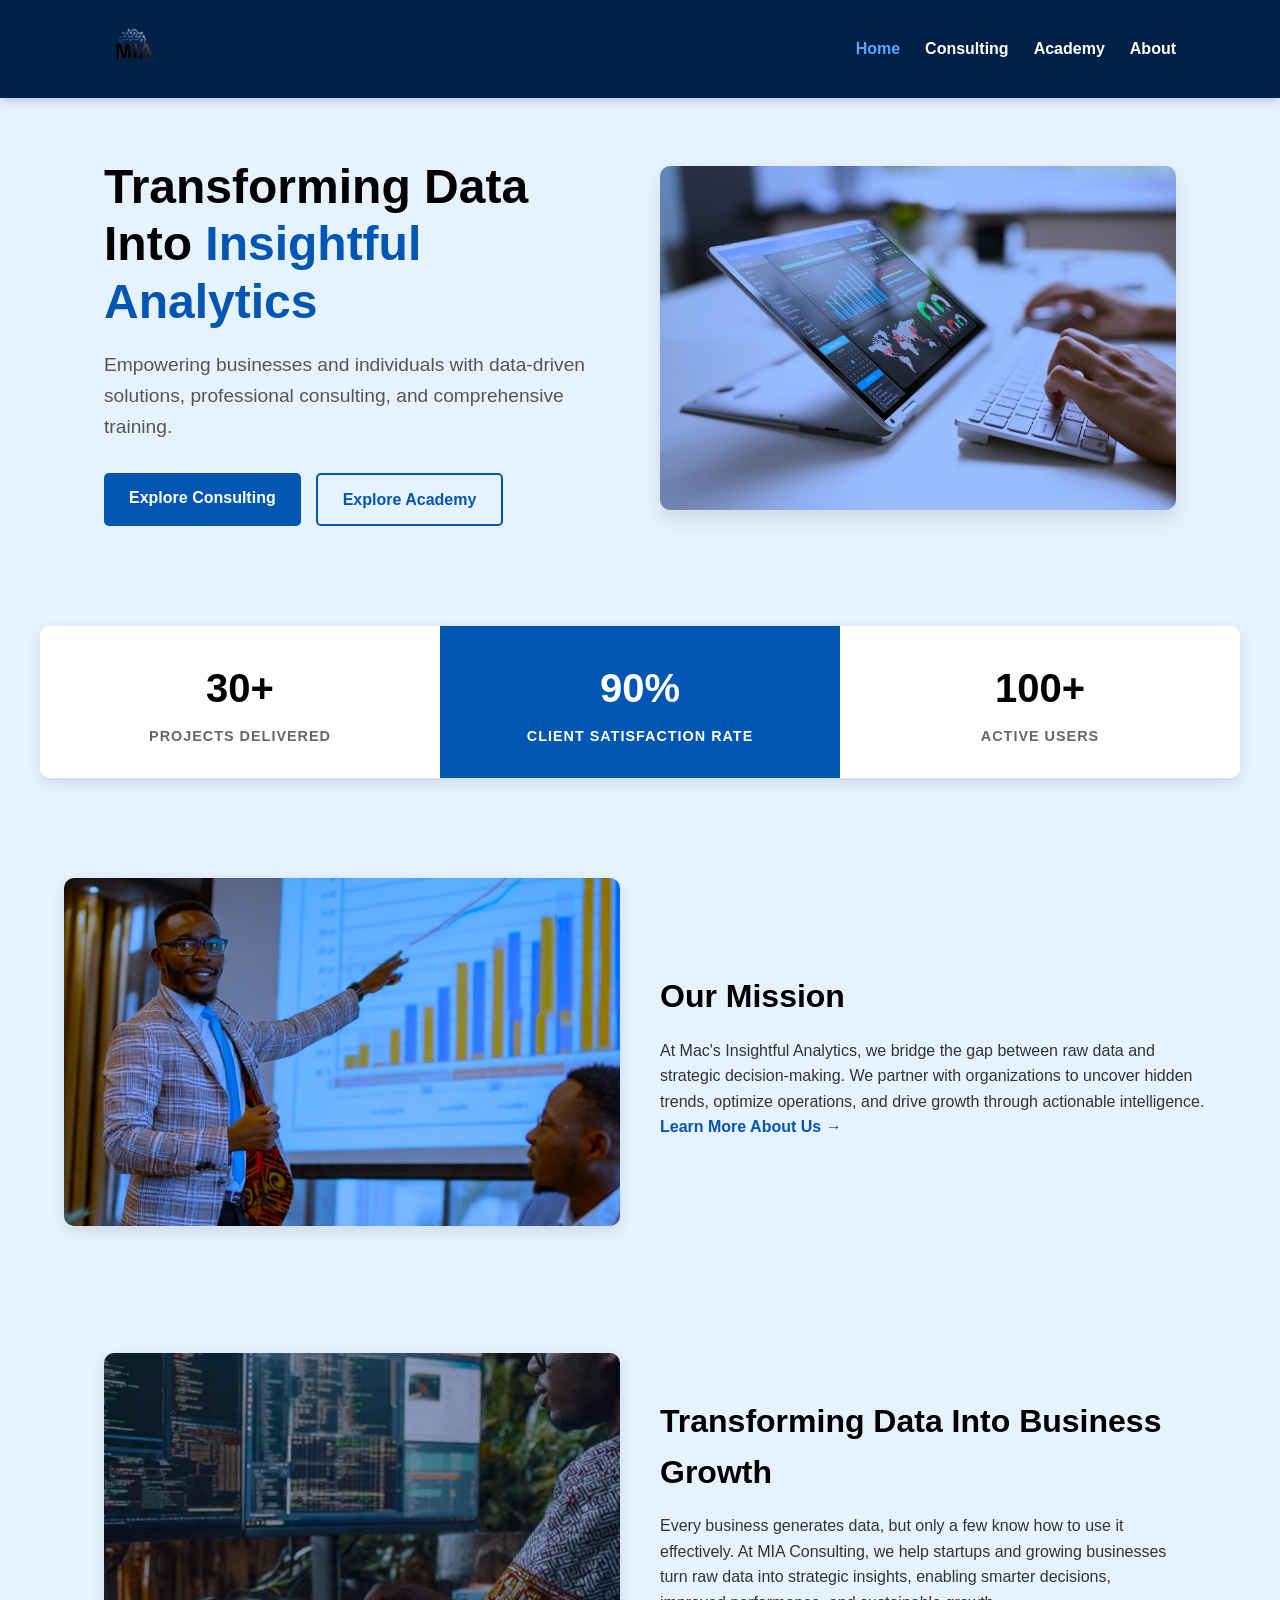
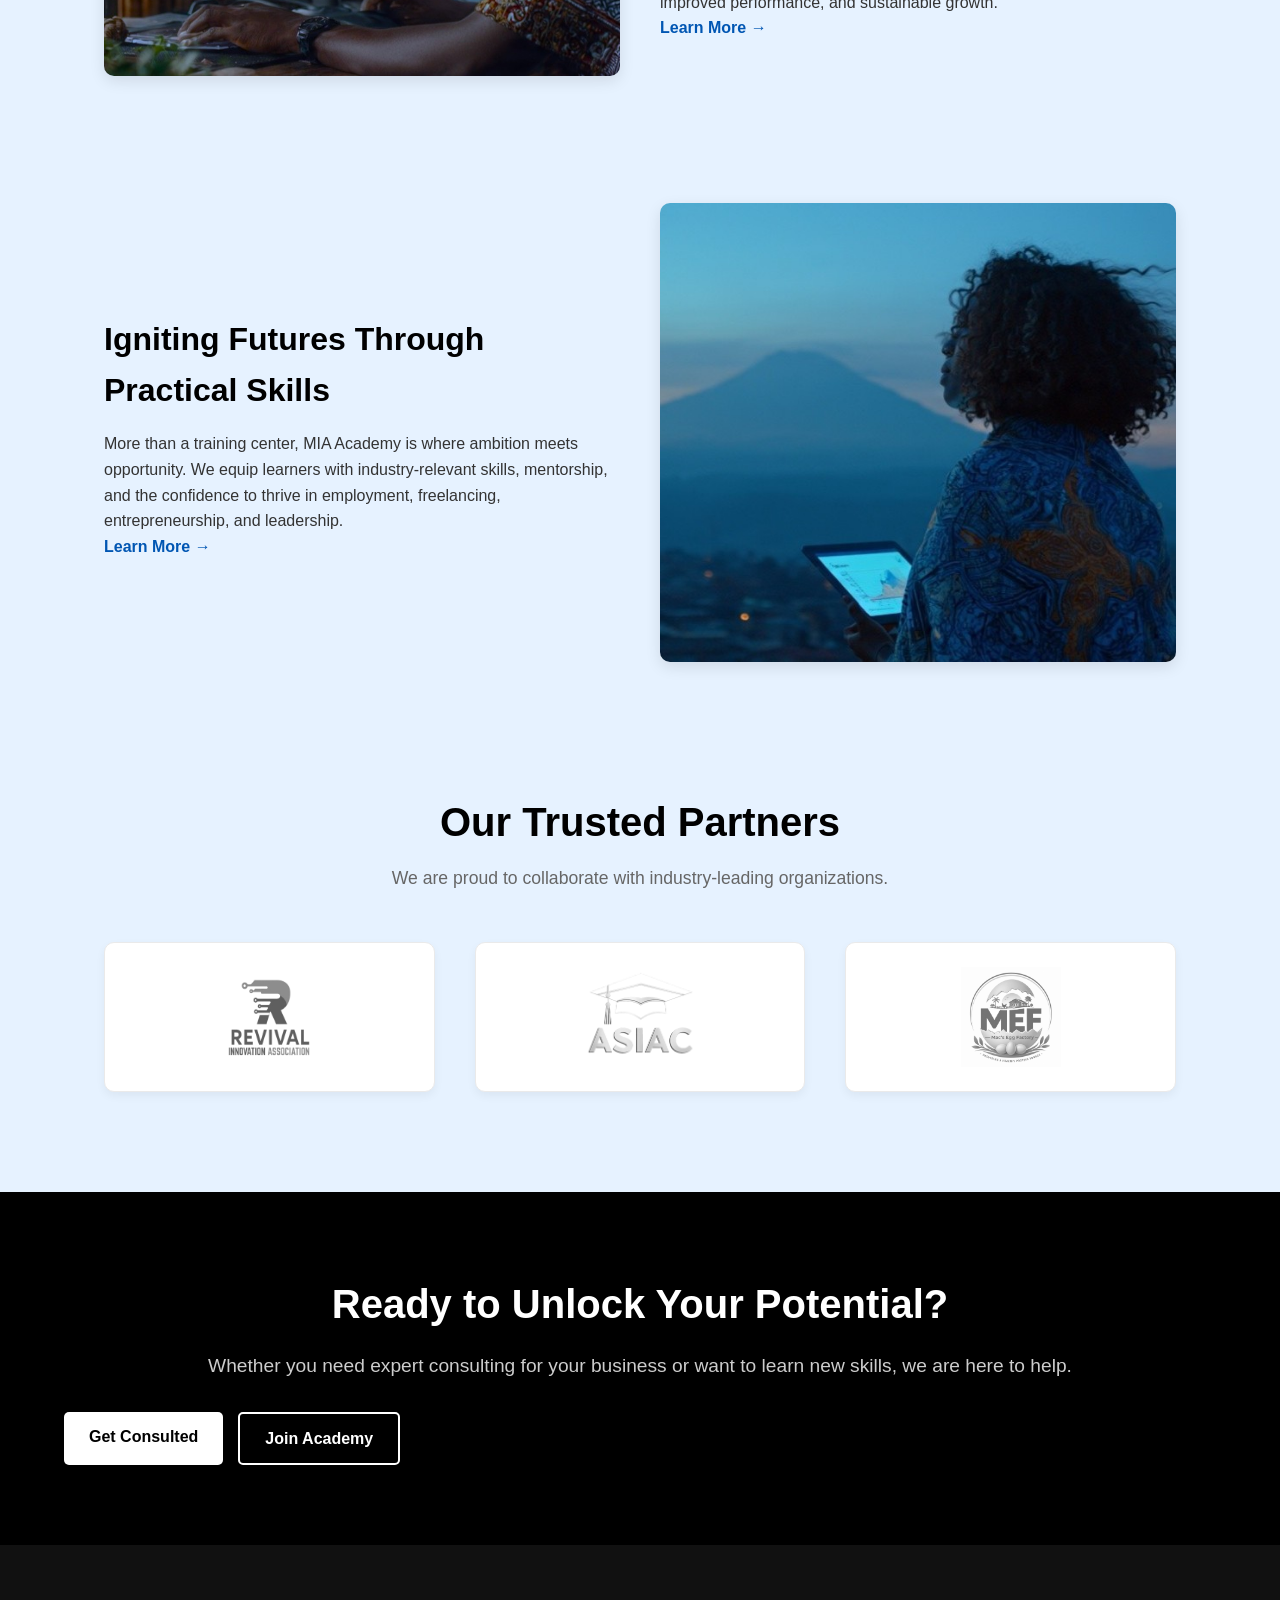
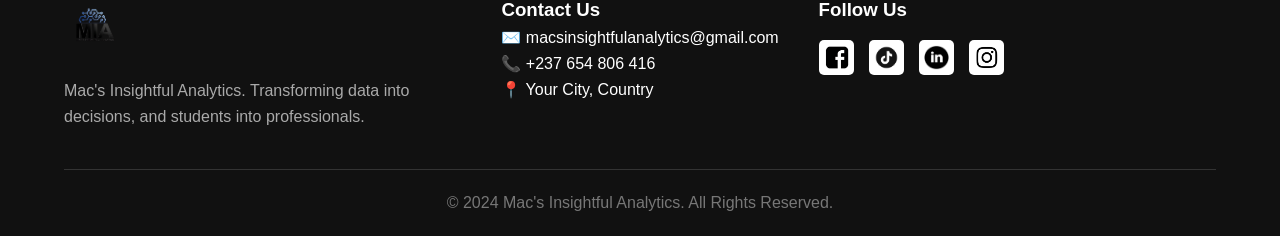
<file: index.html>
<!DOCTYPE html>
<html lang="en">
<head>
    <meta charset="UTF-8">
    <meta name="viewport" content="width=device-width, initial-scale=1.0">

    <!-- Primary SEO Meta Tags -->
    <title>MIA Consulting | Data Analytics Training & Business Intelligence</title>
    <meta name="description" content="Empowering businesses and individuals with data-driven solutions, professional analytics consulting, and comprehensive data science training at MIA Academy.">
    <meta name="keywords" content="MIA Consulting, MIA Academy, Data Analytics Cameroon, Business Intelligence, Data Science Training, Mac's Insightful Analytics">

    <!-- Open Graph / Facebook / LinkedIn -->
    <meta property="og:type" content="website">
    <meta property="og:url" content="https://miahub.net">
    <meta property="og:title" content="MIA Consulting | Data Analytics & Academy">
    <meta property="og:description" content="Transforming raw data into strategic insights. Explore our professional consulting services and hands-on data science programs.">
    <meta property="og:image" content="https://miahub.net/images/og-share-preview.png">

    <!-- Twitter Card -->
    <meta property="twitter:card" content="summary_large_image">
    <meta property="twitter:url" content="https://miahub.net">
    <meta property="twitter:title" content="MIA Consulting | Data Analytics & Academy">
    <meta property="twitter:description" content="Transforming raw data into strategic insights. Explore our professional consulting services and hands-on data science programs.">

    <link rel="stylesheet" href="style.css">
</head>
<body>

    <!-- Navigation Bar -->
    <header>
        <div class="nav-container">
            <div class="logo">
                <img src="images/logo.png" alt="MIA Logo">
            </div>
            <!-- Hamburger Button -->
            <button class="menu-toggle" id="menu-toggle" aria-label="Toggle Menu">
                <span></span>
                <span></span>
                <span></span>
            </button>
            <nav id="nav-menu">
                <ul>
                    <li><a href="index.html" class="active">Home</a></li>
                    <li><a href="consulting.html">Consulting</a></li>
                    <li><a href="academy.html">Academy</a></li>
                    <li><a href="about.html">About</a></li>
                </ul>
            </nav>
        </div>
    </header>

    <!-- Hero Section -->
    <section class="hero">
        <div class="hero-content">
            <h1>Transforming Data Into <span class="highlight">Insightful Analytics</span></h1>
            <p>Empowering businesses and individuals with data-driven solutions, professional consulting, and comprehensive training.</p>
            <div class="hero-buttons">
                <a href="consulting.html" class="btn btn-primary">Explore Consulting</a>
                <a href="academy.html" class="btn btn-secondary">Explore Academy</a>
            </div>
        </div>
        <div class="hero-image">
            <img src="images/dashboard.jpg" alt="Data Analytics Dashboard">
        </div>
    </section>

    <!-- NEW: Stats Bar Section -->
    <section class="stats-bar">
        <div class="stat-item">
            <h3>30+</h3>
            <p>Projects Delivered</p>
        </div>
        <div class="stat-item stat-highlight">
            <h3>90%</h3>
            <p>Client Satisfaction Rate</p>
        </div>
        <div class="stat-item">
            <h3>100+</h3>
            <p>Active Users</p>
        </div>
    </section>

    <!-- Mission/About Snippet -->
    <section class="feature-section mission-section">
        <div class="feature-image">
            <img src="images/meeting.jpg" alt="Business Strategy Meeting">
        </div>
        <div class="feature-text">
            <h2>Our Mission</h2>
            <p>At Mac's Insightful Analytics, we bridge the gap between raw data and strategic decision-making. We partner with organizations to uncover hidden trends, optimize operations, and drive growth through actionable intelligence.</p>
            <a href="about.html" class="btn btn-link">Learn More About Us &rarr;</a>
        </div>
    </section>

    <!-- Services / Consulting Snippet -->
    <section class="feature-section">
        <div class="feature-image">
            <!-- Note: Make sure this image is actually named consulting.jpeg in your folder -->
            <img src="images/consulting.jpeg" alt="Data Consulting">
        </div>
        <div class="feature-text">
            <h2>Transforming Data Into Business Growth</h2>
            <p>Every business generates data, but only a few know how to use it effectively. At MIA Consulting, we help startups and growing businesses turn raw data into strategic insights, enabling smarter decisions, improved performance, and sustainable growth.</p>
            <a href="consulting.html" class="btn btn-link">Learn More &rarr;</a>
        </div>
    </section>

    <!-- Academy Snippet -->
    <section class="feature-section reverse">
        <div class="feature-image">
            <img src="images/academy.jpg" alt="Analytics Academy">
        </div>
        <div class="feature-text">
            <h2>Igniting Futures Through Practical Skills</h2>
            <p>More than a training center, MIA Academy is where ambition meets opportunity. We equip learners with industry-relevant skills, mentorship, and the confidence to thrive in employment, freelancing, entrepreneurship, and leadership.</p>
            <a href="academy.html" class="btn btn-link">Learn More &rarr;</a>
        </div>
    </section>

    <!-- NEW: Our Partners Section -->
    <section class="partners-section">
        <div class="section-title">
            <h2>Our Trusted Partners</h2>
            <p>We are proud to collaborate with industry-leading organizations.</p>
        </div>
        <div class="partners-grid">
            <div class="partner-card">
                <img src="images/partner-1.png" alt="Partner 1">
            </div>
            <div class="partner-card">
                <img src="images/partner-2.png" alt="Partner 2">
            </div>
            <div class="partner-card">
                <img src="images/partner-3.png" alt="Partner 3">
            </div>
        </div>
    </section>

    <!-- Call to Action Section -->
    <section class="cta-section">
        <h2>Ready to Unlock Your Potential?</h2>
        <p>Whether you need expert consulting for your business or want to learn new skills, we are here to help.</p>
        <div class="hero-buttons">
            <a href="consulting.html" class="btn btn-primary">Get Consulted</a>
            <a href="academy.html" class="btn btn-secondary">Join Academy</a>
        </div>
    </section>

    <!-- Footer -->
    <footer id="footer">
        <div class="footer-container">
            <div class="footer-about">
                <img src="images/logo.png" alt="MIA Logo" class="footer-logo">
                <p>Mac's Insightful Analytics. Transforming data into decisions, and students into professionals.</p>
            </div>
            <div class="footer-contact">
                <h3>Contact Us</h3>
                <p>✉️ macsinsightfulanalytics@gmail.com</p>
                <p>📞 +237 654 806 416</p>
                <p>📍 Your City, Country</p>
            </div>
            <div class="footer-social">
                <h3>Follow Us</h3>
                <div class="social-links">
                    <a href="https://web.facebook.com/profile.php?id=61587381543514&sk=reels_tab" target="_blank"><img src="images/facebook.png" alt="Facebook"></a>
                    <a href="https://www.tiktok.com/@mia.consulting1" target="_blank"><img src="images/twitter.png" alt="TikTok"></a>
                    <a href="https://www.linkedin.com/company/mia-consulting-academy/" target="_blank"><img src="images/linkedin.png" alt="LinkedIn"></a>
                    <a href="https://www.instagram.com/mia.academy.cmr?igsh=d3J6bjZrM3IwaDl6" target="_blank"><img src="images/instagram.png" alt="Instagram"></a>
                </div>
            </div>
        </div>
        <div class="footer-bottom">
            <p>&copy; 2024 Mac's Insightful Analytics. All Rights Reserved.</p>
        </div>
    </footer>

    <script src="script.js"></script>
</body>
</html>
</file>
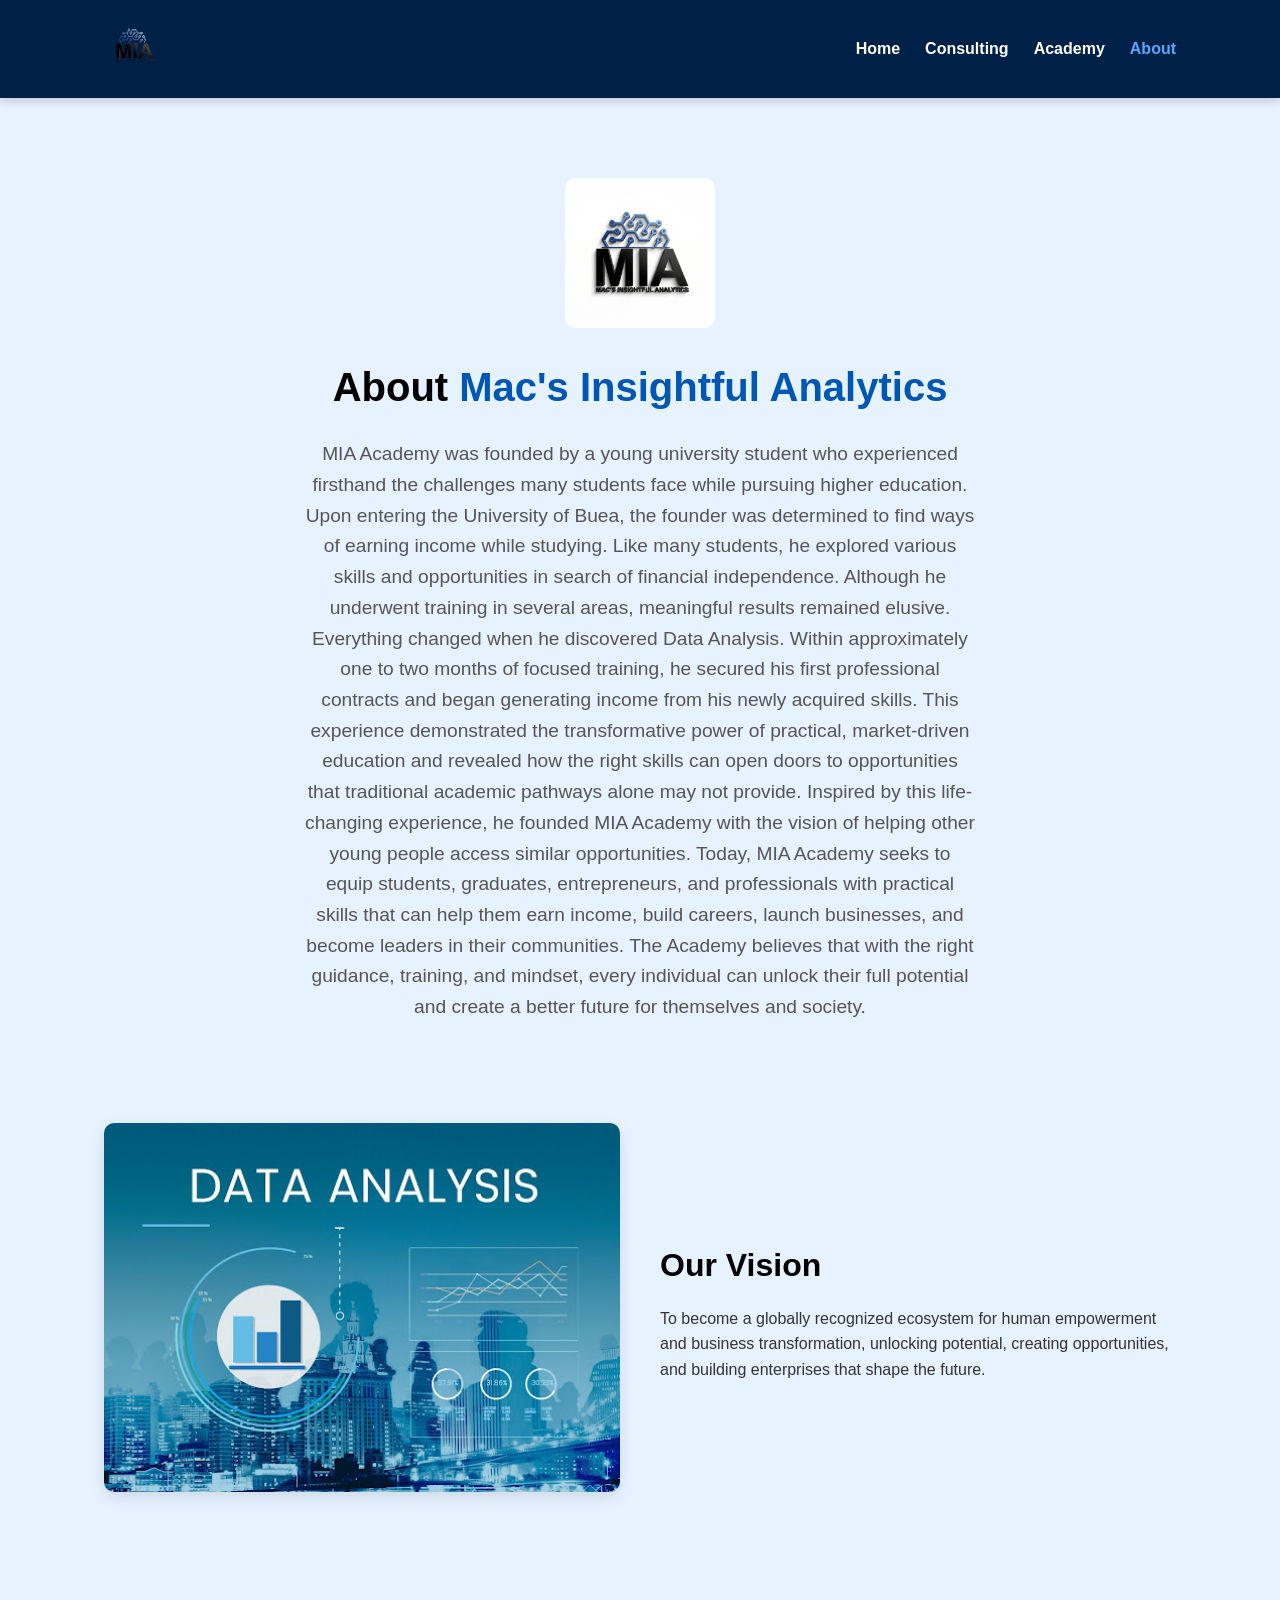
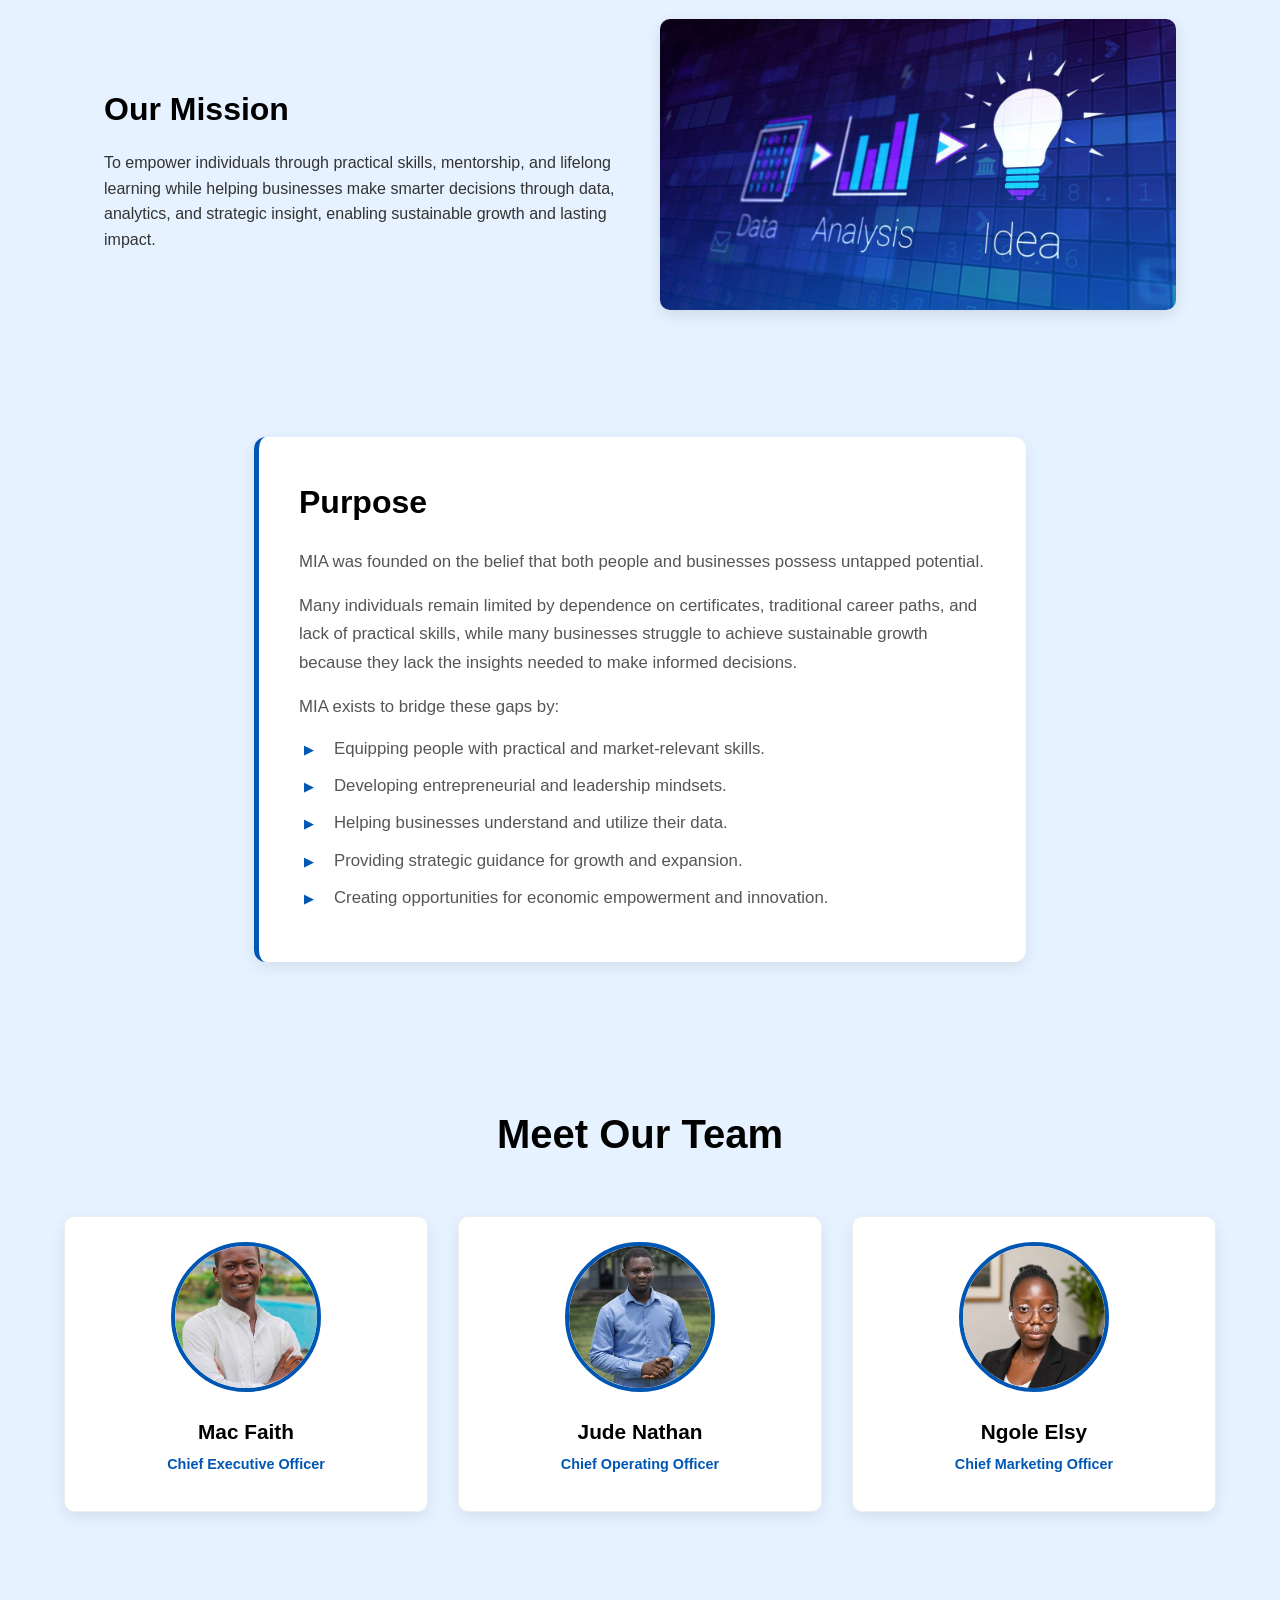
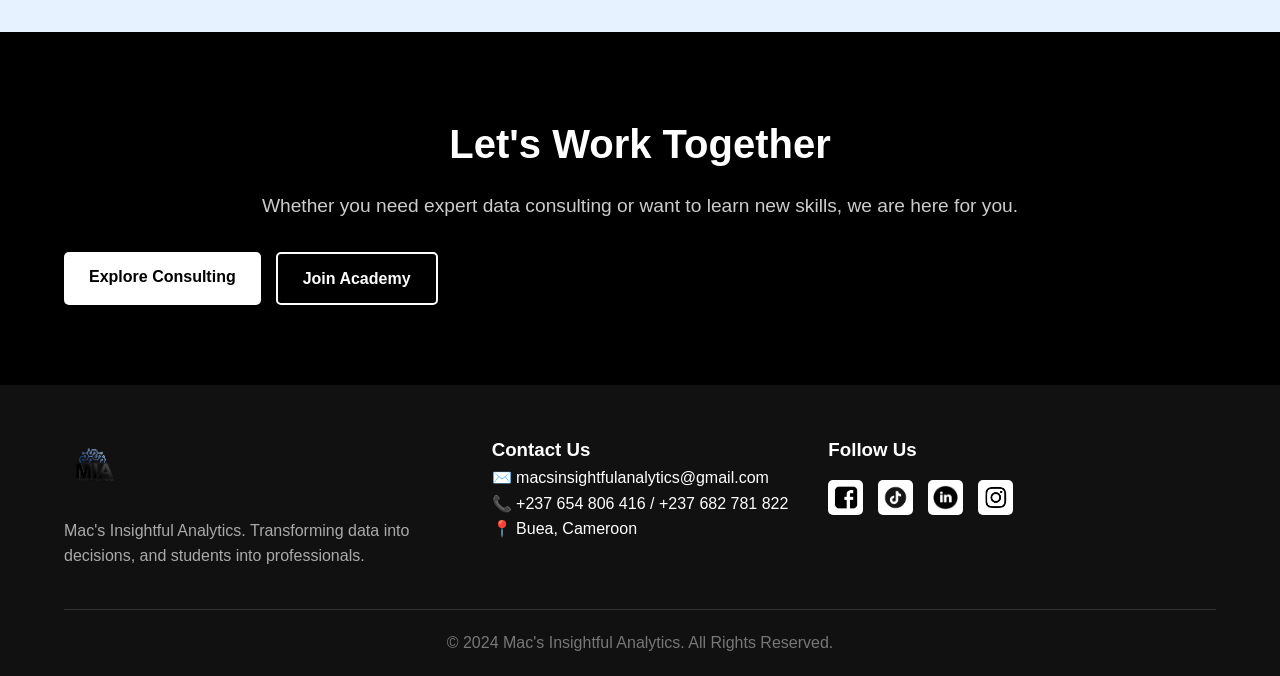
<file: about.html>
<!DOCTYPE html>
<html lang="en">
<head>
    <meta charset="UTF-8">
    <meta name="viewport" content="width=device-width, initial-scale=1.0">

    <!-- Primary SEO Meta Tags -->
    <title>About Us | Mac's Insightful Analytics Story & Team</title>
    <meta name="description" content="Discover the story behind Mac's Insightful Analytics. Founded to empower individuals with practical skills and help businesses grow through data-driven insights. Meet our team.">
    <meta name="keywords" content="About MIA, Mac's Insightful Analytics, Data Analytics Cameroon, MIA Academy Founder, Tech Team Buea, Business Consulting Experts">

    <!-- Open Graph / Facebook / LinkedIn -->
    <meta property="og:type" content="website">
    <meta property="og:url" content="https://miahub.net/about.html">
    <meta property="og:title" content="About Mac's Insightful Analytics | Our Story & Team">
    <meta property="og:description" content="Empowering individuals with practical skills and helping businesses grow through data-driven insights. Meet the team behind MIA.">
    <meta property="og:image" content="https://miahub.net/images/og-share-preview.png">

    <!-- Twitter Card -->
    <meta property="twitter:card" content="summary_large_image">
    <meta property="twitter:url" content="https://miahub.net/about.html">
    <meta property="twitter:title" content="About Mac's Insightful Analytics | Our Story & Team">
    <meta property="twitter:description" content="Empowering individuals with practical skills and helping businesses grow through data-driven insights. Meet the team behind MIA.">

    <link rel="stylesheet" href="style.css">
</head>
<body>

    <!-- Navigation Bar -->
    <header>
        <div class="nav-container">
            <div class="logo">
                <img src="images/logo.png" alt="MIA Logo">
            </div>
            <!-- Hamburger Button -->
            <button class="menu-toggle" id="menu-toggle" aria-label="Toggle Menu">
                <span></span>
                <span></span>
                <span></span>
            </button>
            <nav id="nav-menu">
                <ul>
                    <li><a href="index.html">Home</a></li>
                    <li><a href="consulting.html">Consulting</a></li>
                    <li><a href="academy.html">Academy</a></li>
                    <li><a href="about.html" class="active">About</a></li>
                </ul>
            </nav>
        </div>
    </header>

    <!-- Hero Section (Centered with Logo) -->
    <section class="about-hero">
        <img src="images/about-hero.jpeg" alt="MIA Logo" class="about-logo">
        <h1>About <span class="highlight">Mac's Insightful Analytics</span></h1>
        <p>MIA Academy was founded by a young university student who experienced firsthand the challenges many students face while pursuing higher education. Upon entering the University of Buea, the founder was determined to find ways of earning income while studying. Like many students, he explored various skills and opportunities in search of financial independence. Although he underwent training in several areas, meaningful results remained elusive. Everything changed when he discovered Data Analysis. Within approximately one to two months of focused training, he secured his first professional contracts and began generating income from his newly acquired skills. This experience demonstrated the transformative power of practical, market-driven education and revealed how the right skills can open doors to opportunities that traditional academic pathways alone may not provide. Inspired by this life-changing experience, he founded MIA Academy with the vision of helping other young people access similar opportunities. Today, MIA Academy seeks to equip students, graduates, entrepreneurs, and professionals with practical skills that can help them earn income, build careers, launch businesses, and become leaders in their communities. The Academy believes that with the right guidance, training, and mindset, every individual can unlock their full potential and create a better future for themselves and society.</p>
    </section>

    <!-- Vision Section -->
    <section class="feature-section">
        <div class="feature-image">
            <img src="images/vision.jpg" alt="Our Vision">
        </div>
        <div class="feature-text">
            <h2>Our Vision</h2>
            <p>To become a globally recognized ecosystem for human empowerment and business transformation, unlocking potential, creating opportunities, and building enterprises that shape the future.</p>
        </div>
    </section>

    <!-- Mission Section -->
    <section class="feature-section reverse">
        <div class="feature-image">
            <img src="images/mission.jpg" alt="Our Mission">
        </div>
        <div class="feature-text">
            <h2>Our Mission</h2>
            <p>To empower individuals through practical skills, mentorship, and lifelong learning while helping businesses make smarter decisions through data, analytics, and strategic insight, enabling sustainable growth and lasting impact.</p>
        </div>
    </section>
    
    <!-- NEW: Purpose Section -->
    <section class="purpose-section">
        <div class="purpose-container">
            <h2>Purpose</h2>
            <p>MIA was founded on the belief that both people and businesses possess untapped potential.</p>
            <p>Many individuals remain limited by dependence on certificates, traditional career paths, and lack of practical skills, while many businesses struggle to achieve sustainable growth because they lack the insights needed to make informed decisions.</p>
            <p>MIA exists to bridge these gaps by:</p>
            <ul class="purpose-list">
                <li>Equipping people with practical and market-relevant skills.</li>
                <li>Developing entrepreneurial and leadership mindsets.</li>
                <li>Helping businesses understand and utilize their data.</li>
                <li>Providing strategic guidance for growth and expansion.</li>
                <li>Creating opportunities for economic empowerment and innovation.</li>
            </ul>
        </div>
    </section>

    <!-- Our Team Section -->
    <section id="team" class="section-block alt-bg">
        <div class="section-title">
            <h2>Meet Our Team</h2>
        </div>
        
        <div class="grid-layout grid-3-col">
            <!-- Team Member 1 -->
            <div class="team-card">
                <img src="images/team-1.jpg" alt="Team Member 1">
                <div class="team-info">
                    <h3>Mac Faith</h3>
                    <p class="role">Chief Executive Officer</p>
                    <p></p>
                </div>
            </div>
            <!-- Team Member 2 -->
            <div class="team-card">
                <img src="images/team-2.png" alt="Team Member 2">
                <div class="team-info">
                    <h3>Jude Nathan</h3>
                    <p class="role">Chief Operating Officer</p>
                    <p></p>
                </div>
            </div>
            <!-- Team Member 3 -->
            <div class="team-card">
                <img src="images/team-3.jpeg" alt="Team Member 3">
                <div class="team-info">
                    <h3>Ngole Elsy</h3>
                    <p class="role">Chief Marketing Officer</p>
                    <p></p>
                </div>
            </div>
        </div>
    </section>

    <!-- Call to Action Section -->
    <section class="cta-section">
        <h2>Let's Work Together</h2>
        <p>Whether you need expert data consulting or want to learn new skills, we are here for you.</p>
        <div class="hero-buttons">
            <a href="consulting.html" class="btn btn-primary">Explore Consulting</a>
            <a href="academy.html" class="btn btn-secondary">Join Academy</a>
        </div>
    </section>

    <!-- Footer -->
    <footer id="footer">
        <div class="footer-container">
            <div class="footer-about">
                <img src="images/logo.png" alt="MIA Logo" class="footer-logo">
                <p>Mac's Insightful Analytics. Transforming data into decisions, and students into professionals.</p>
            </div>
            <div class="footer-contact">
                <h3>Contact Us</h3>
                <p>✉️ macsinsightfulanalytics@gmail.com</p>
                <p>📞 +237 654 806 416 / +237 682 781 822</p>
                <p>📍 Buea, Cameroon</p>
            </div>
            <div class="footer-social">
                <h3>Follow Us</h3>
                <div class="social-links">
                    <a href="https://web.facebook.com/profile.php?id=61587381543514&sk=reels_tab" target="_blank"><img src="images/facebook.png" alt="Facebook"></a>
                    <a href="https://www.tiktok.com/@mia.consulting1" target="_blank"><img src="images/twitter.png" alt="TikTok"></a>
                    <a href="https://www.linkedin.com/company/mia-consulting-academy/" target="_blank"><img src="images/linkedin.png" alt="LinkedIn"></a>
                    <a href="https://www.instagram.com/mia.academy.cmr?igsh=d3J6bjZrM3IwaDl6" target="_blank"><img src="images/instagram.png" alt="Instagram"></a>
                </div>
            </div>
        </div>
        <div class="footer-bottom">
            <p>&copy; 2024 Mac's Insightful Analytics. All Rights Reserved.</p>
        </div>
    </footer>

    <script src="script.js"></script>
</body>
</html>
</file>
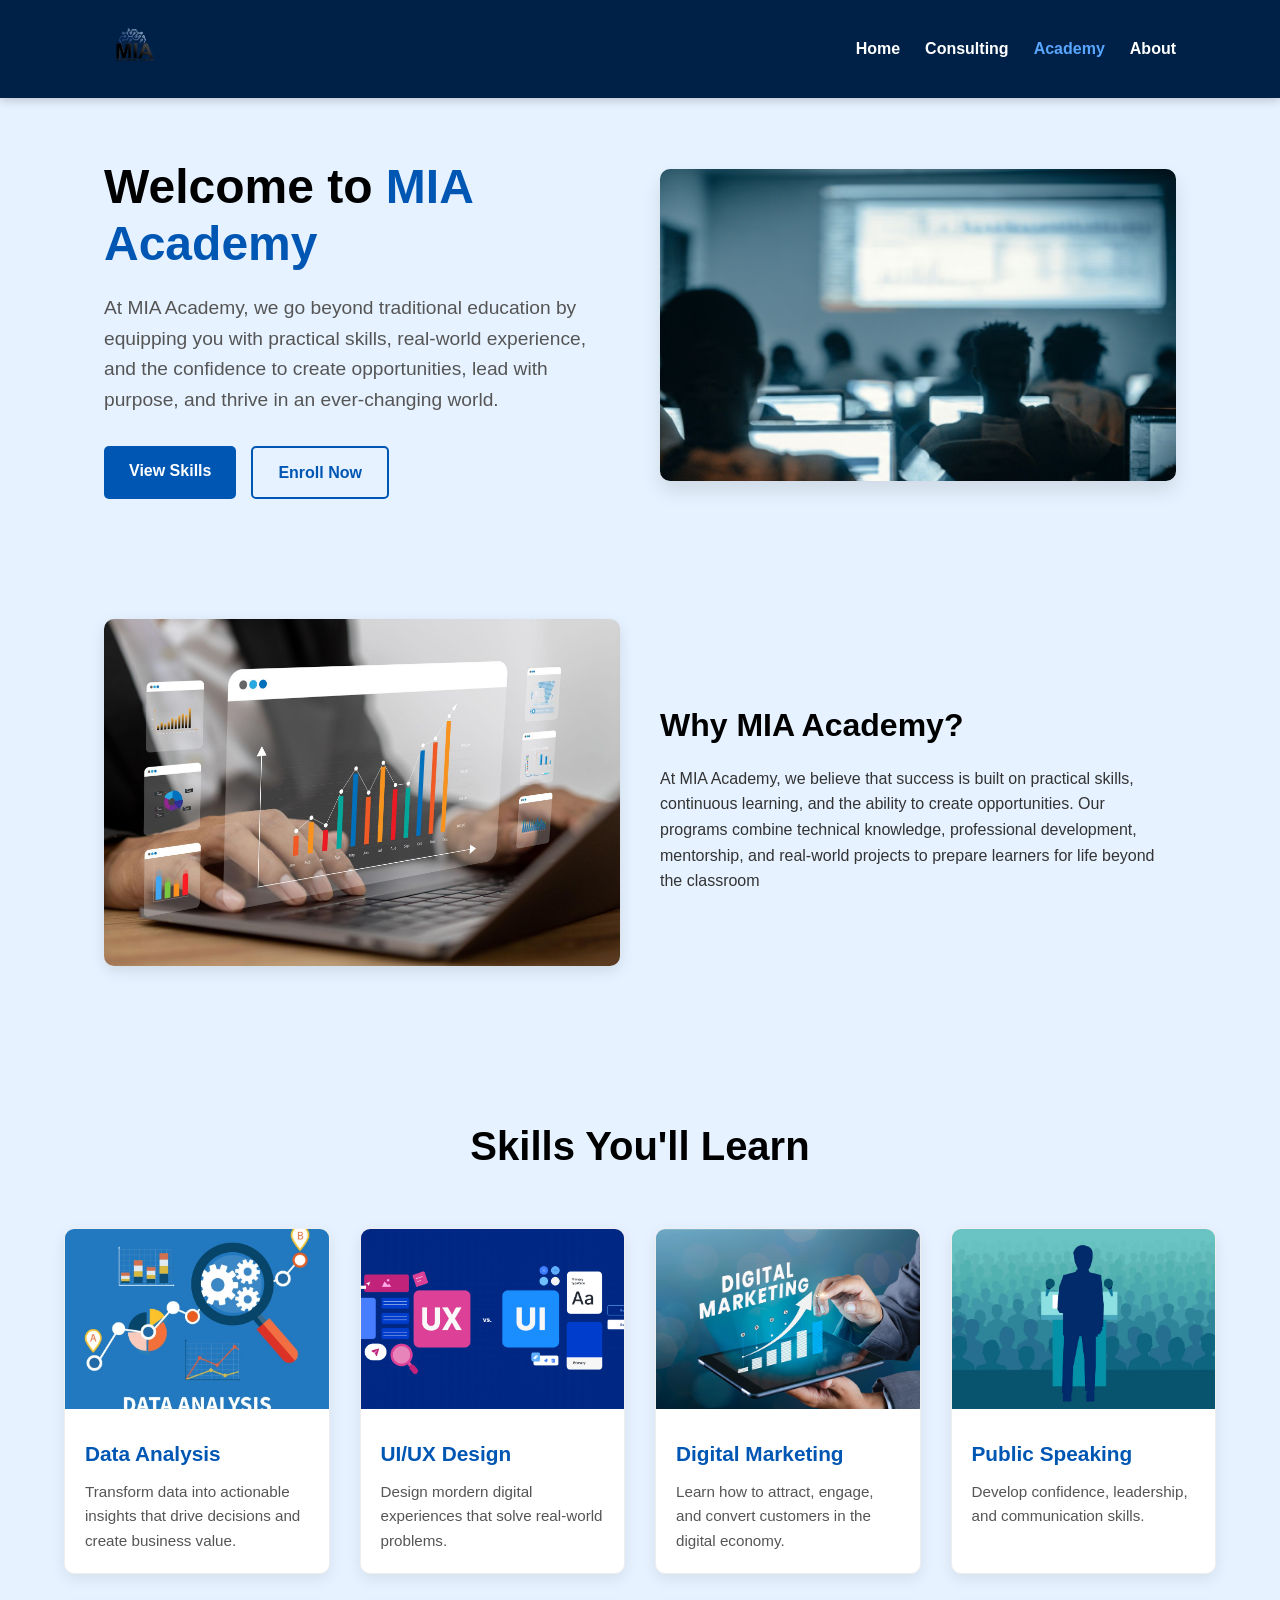
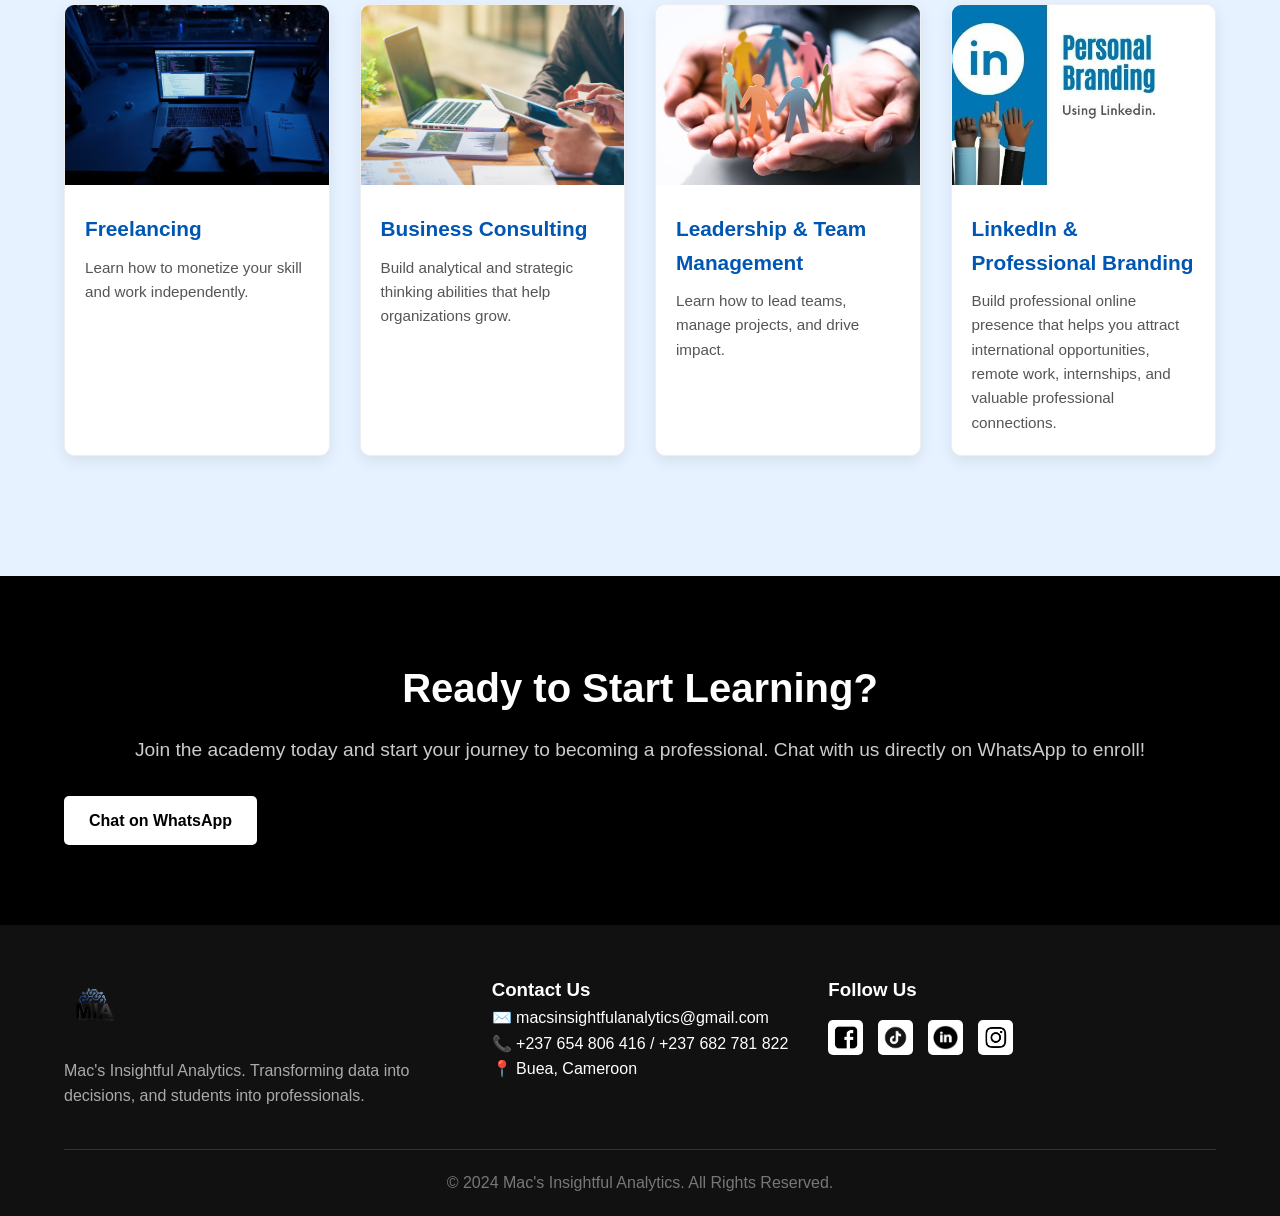
<file: academy.html>
<!DOCTYPE html>
<html lang="en">
<head>
    <meta charset="UTF-8">
    <meta name="viewport" content="width=device-width, initial-scale=1.0">

    <!-- Primary SEO Meta Tags -->
    <title>MIA Academy | Data Analytics, Tech & Professional Skills Training</title>
    <meta name="description" content="Join MIA Academy to master data analysis, UI/UX design, digital marketing, and more. Gain practical skills, mentorship, and real-world experience to thrive in the modern workforce.">
    <meta name="keywords" content="MIA Academy, Tech Academy Cameroon, Data Science Training, UI/UX Design Course, Digital Marketing Course, Professional Skills, Freelancing, Public Speaking">

    <!-- Open Graph / Facebook / LinkedIn -->
    <meta property="og:type" content="website">
    <meta property="og:url" content="https://miahub.net/academy.html">
    <meta property="og:title" content="MIA Academy | Practical Skills for the Modern Workforce">
    <meta property="og:description" content="Go beyond traditional education. Learn data analysis, tech, and professional development with real-world mentorship at MIA Academy.">
    <meta property="og:image" content="https://miahub.net/images/og-share-preview.png">

    <!-- Twitter Card -->
    <meta property="twitter:card" content="summary_large_image">
    <meta property="twitter:url" content="https://miahub.net/academy.html">
    <meta property="twitter:title" content="MIA Academy | Practical Skills for the Modern Workforce">
    <meta property="twitter:description" content="Go beyond traditional education. Learn data analysis, tech, and professional development with real-world mentorship at MIA Academy.">

    <link rel="stylesheet" href="style.css">
</head>
<body>

    <!-- Navigation Bar -->
    <header>
        <div class="nav-container">
            <div class="logo">
                <img src="images/logo.png" alt="MIA Logo">
            </div>
            <!-- Hamburger Button -->
            <button class="menu-toggle" id="menu-toggle" aria-label="Toggle Menu">
                <span></span>
                <span></span>
                <span></span>
            </button>
            <nav id="nav-menu">
                <ul>
                    <li><a href="index.html">Home</a></li>
                    <li><a href="consulting.html">Consulting</a></li>
                    <li><a href="academy.html" class="active">Academy</a></li>
                    <li><a href="about.html">About</a></li>
                </ul>
            </nav>
        </div>
    </header>

    <!-- Hero Section -->
    <section class="hero">
        <div class="hero-content">
            <h1>Welcome to <span class="highlight">MIA Academy</span></h1>
            <p>At MIA Academy, we go beyond traditional education by equipping you with practical skills, real-world experience, and the confidence to create opportunities, lead with purpose, and thrive in an ever-changing world.</p>
            <div class="hero-buttons">
                <a href="#skills" class="btn btn-primary">View Skills</a>
                <a href="#enroll" class="btn btn-secondary">Enroll Now</a>
            </div>
        </div>
        <div class="hero-image">
            <img src="images/academy-hero.jpeg" alt="Academy Hero">
        </div>
    </section>

    <!-- Why MIA Academy Section -->
    <section class="feature-section">
        <div class="feature-image">
            <img src="images/why-mia.jpg" alt="Why MIA Academy">
        </div>
        <div class="feature-text">
            <h2>Why MIA Academy?</h2>
            <p>At MIA Academy, we believe that success is built on practical skills, continuous learning, and the ability to create opportunities. Our programs combine technical knowledge, professional development, mentorship, and real-world projects to prepare learners for life beyond the classroom</p>
        </div>
    </section>

    <!-- Skills You'll Learn Section -->
    <section id="skills" class="section-block alt-bg">
        <div class="section-title">
            <h2>Skills You'll Learn</h2>
        </div>
        
        <!-- 4-Column Grid for Skills -->
        <div class="grid-layout grid-4-col">
            <!-- Skill 1 -->
            <div class="grid-card">
                <img src="images/skill-1.jpg" alt="Skill 1">
                <div class="grid-card-text">
                    <h3>Data Analysis</h3>
                    <p>Transform data into actionable insights that drive decisions and create business value.</p>
                </div>
            </div>
            <!-- Skill 2 -->
            <div class="grid-card">
                <img src="images/skill-2.png" alt="Skill 2">
                <div class="grid-card-text">
                    <h3>UI/UX Design</h3>
                    <p>Design mordern digital experiences that solve real-world problems.</p>
                </div>
            </div>
            <!-- Skill 3 -->
            <div class="grid-card">
                <img src="images/skill-3.png" alt="Skill 3">
                <div class="grid-card-text">
                    <h3>Digital Marketing</h3>
                    <p>Learn how to attract, engage, and convert customers in the digital economy.</p>
                </div>
            </div>
            <!-- Skill 4 -->
            <div class="grid-card">
                <img src="images/skill-4.webp" alt="Skill 4">
                <div class="grid-card-text">
                    <h3>Public Speaking</h3>
                    <p>Develop confidence, leadership, and communication skills. </p>
                </div>
            </div>
            <!-- Skill 5 -->
            <div class="grid-card">
                <img src="images/skill-5.jpg" alt="Skill 5">
                <div class="grid-card-text">
                    <h3>Freelancing</h3>
                    <p>Learn how to monetize your skill and work independently.</p>
                </div>
            </div>
            <!-- Skill 6 -->
            <div class="grid-card">
                <img src="images/skill-6.jpeg" alt="Skill 6">
                <div class="grid-card-text">
                    <h3>Business Consulting</h3>
                    <p>Build analytical and strategic thinking abilities that help organizations grow.</p>
                </div>
            </div>
            <!-- Skill 7 -->
            <div class="grid-card">
                <img src="images/skill-7.jpg" alt="Skill 7">
                <div class="grid-card-text">
                    <h3>Leadership & Team Management</h3>
                    <p>Learn how to lead teams, manage projects, and drive impact.</p>
                </div>
            </div>
            <!-- Skill 8 -->
            <div class="grid-card">
                <img src="images/skill-8.jpg" alt="Skill 8">
                <div class="grid-card-text">
                    <h3>LinkedIn & Professional Branding</h3>
                    <p>Build professional online presence that helps you attract international opportunities, remote work, internships, and valuable professional connections.</p>
                </div>
            </div>
        </div>
    </section>

    <!-- Call to Action Section (WhatsApp) -->
    <section id="enroll" class="cta-section">
        <h2>Ready to Start Learning?</h2>
        <p>Join the academy today and start your journey to becoming a professional. Chat with us directly on WhatsApp to enroll!</p>
        <div class="hero-buttons">
            <a href="https://wa.me/237654806416" target="_blank" class="btn btn-primary">Chat on WhatsApp</a>
        </div>
    </section>

    <!-- Footer -->
    <footer id="footer">
        <div class="footer-container">
            <div class="footer-about">
                <img src="images/logo.png" alt="MIA Logo" class="footer-logo">
                <p>Mac's Insightful Analytics. Transforming data into decisions, and students into professionals.</p>
            </div>
            <div class="footer-contact">
                <h3>Contact Us</h3>
                <p>✉️ macsinsightfulanalytics@gmail.com</p>
                <p>📞 +237 654 806 416 / +237 682 781 822</p>
                <p>📍 Buea, Cameroon</p>
            </div>
            <div class="footer-social">
                <h3>Follow Us</h3>
                <div class="social-links">
                    <a href="https://web.facebook.com/profile.php?id=61587381543514&sk=reels_tab" target="_blank"><img src="images/facebook.png" alt="Facebook"></a>
                    <a href="https://www.tiktok.com/@mia.consulting1" target="_blank"><img src="images/twitter.png" alt="TikTok"></a>
                    <a href="https://www.linkedin.com/company/mia-consulting-academy/" target="_blank"><img src="images/linkedin.png" alt="LinkedIn"></a>
                    <a href="https://www.instagram.com/mia.academy.cmr?igsh=d3J6bjZrM3IwaDl6" target="_blank"><img src="images/instagram.png" alt="Instagram"></a>
                </div>
            </div>
        </div>
        <div class="footer-bottom">
            <p>&copy; 2024 Mac's Insightful Analytics. All Rights Reserved.</p>
        </div>
    </footer>

    <script src="script.js"></script>
</body>
</html>
</file>
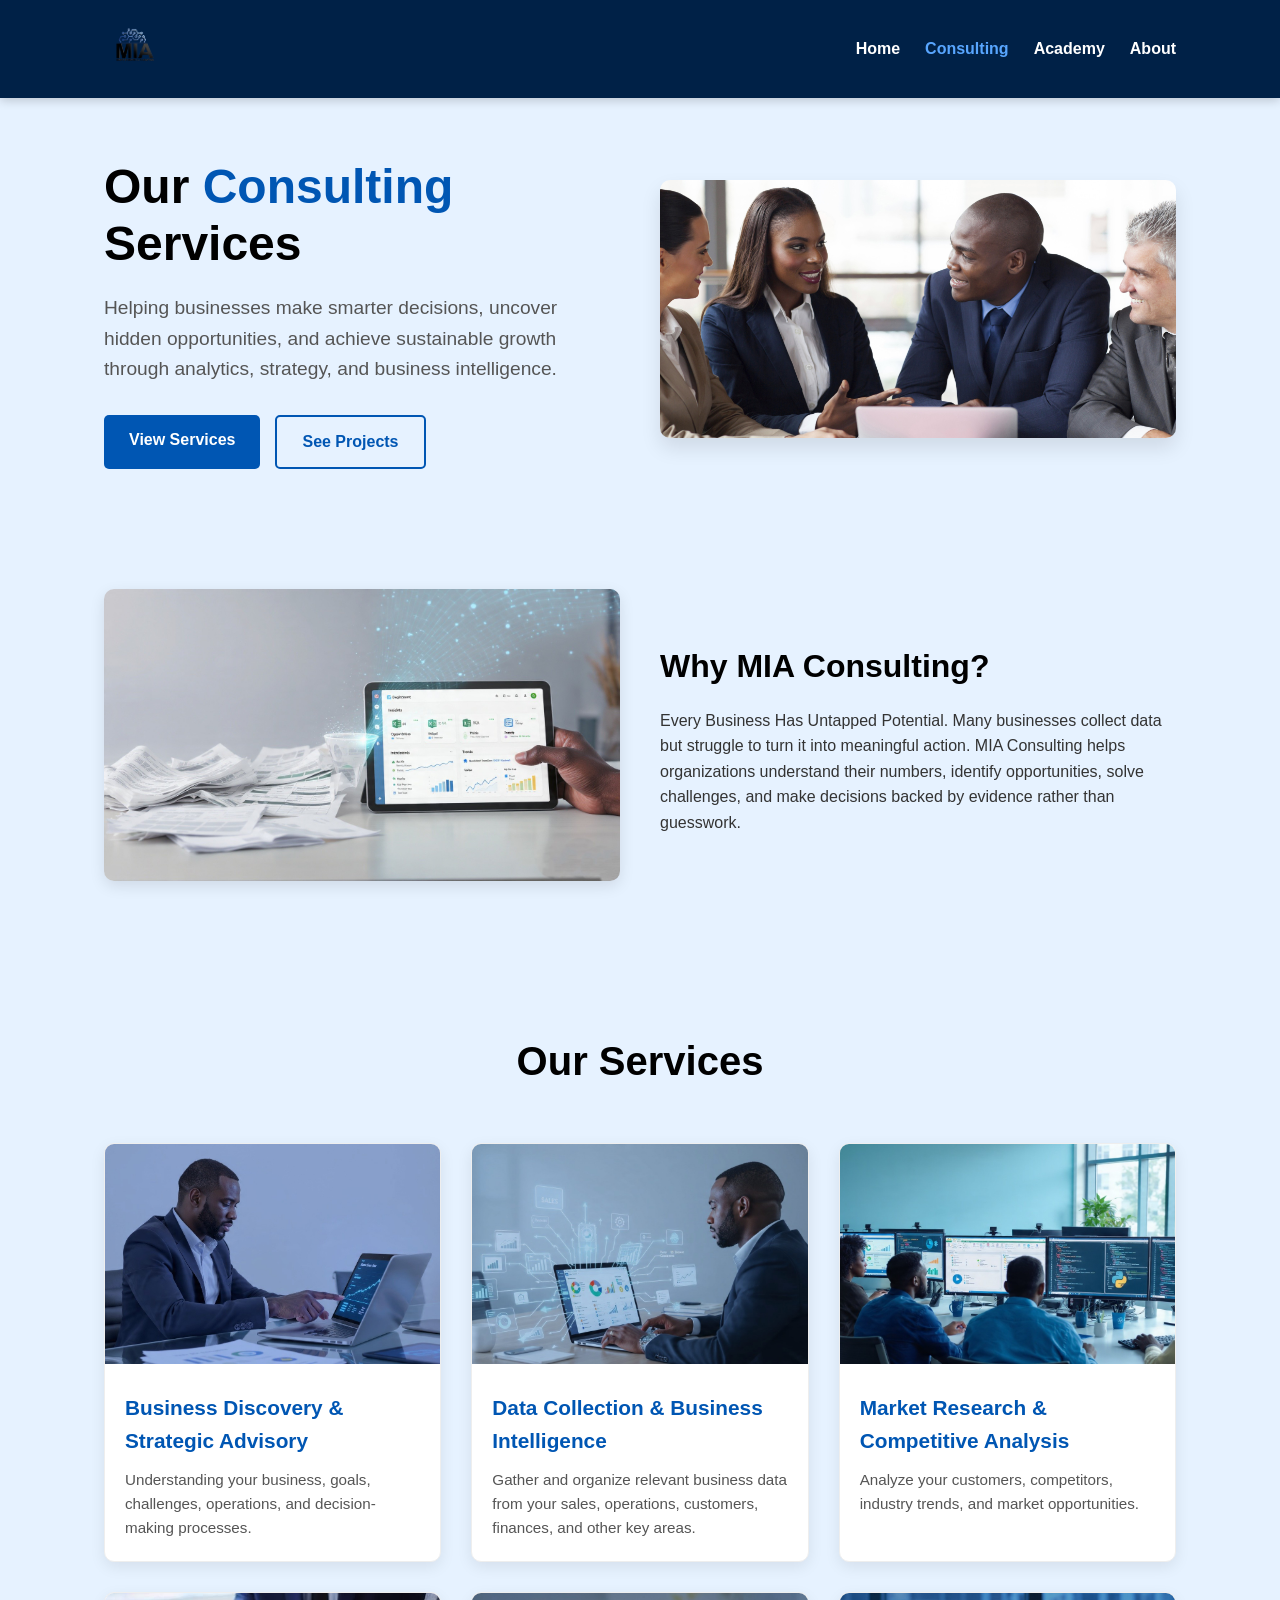
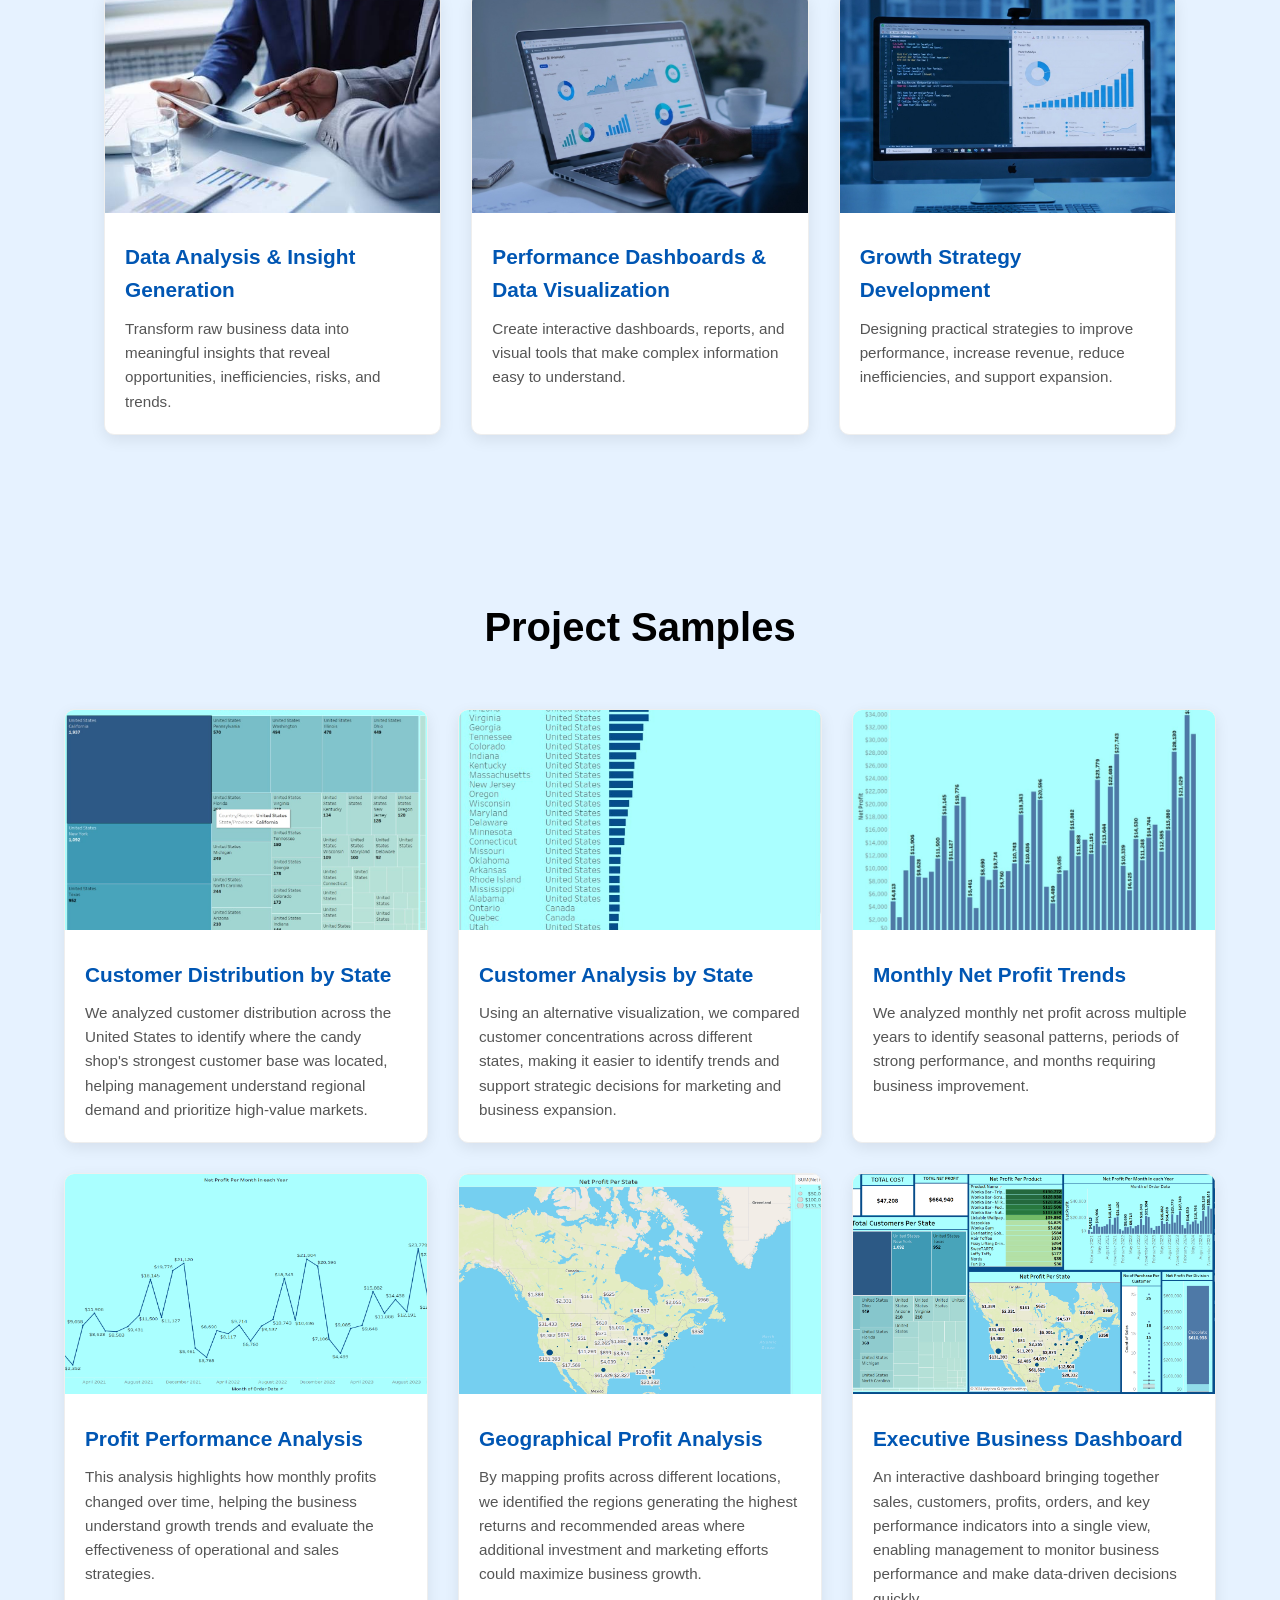
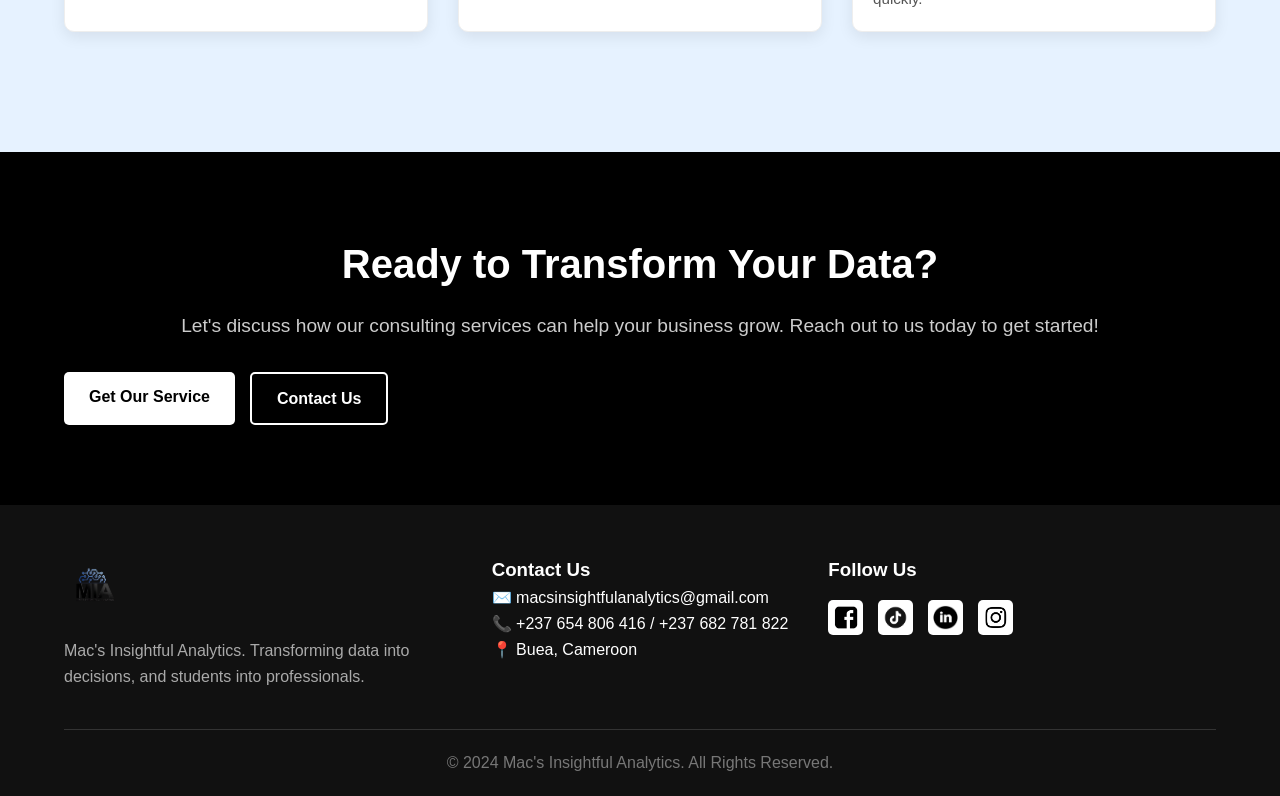
<file: consulting.html>
<!DOCTYPE html>
<html lang="en">
<head>
    <meta charset="UTF-8">
    <meta name="viewport" content="width=device-width, initial-scale=1.0">

    <!-- Primary SEO Meta Tags -->
    <title>MIA Consulting | Data Analytics & Business Intelligence Services</title>
    <meta name="description" content="Transform raw business data into strategic insights with MIA Consulting. We offer data analysis, market research, and performance dashboards to drive sustainable growth.">
    <meta name="keywords" content="MIA Consulting, Data Analytics Services, Business Intelligence, Data Visualization, Market Research, Strategy Development, Mac's Insightful Analytics">

    <!-- Open Graph / Facebook / LinkedIn -->
    <meta property="og:type" content="website">
    <meta property="og:url" content="https://miahub.net/consulting.html">
    <meta property="og:title" content="MIA Consulting | Expert Data Analytics Services">
    <meta property="og:description" content="Helping businesses make smarter decisions and achieve sustainable growth through analytics, strategy, and business intelligence.">
    <meta property="og:image" content="https://miahub.net/images/og-share-preview.png">

    <!-- Twitter Card -->
    <meta property="twitter:card" content="summary_large_image">
    <meta property="twitter:url" content="https://miahub.net/consulting.html">
    <meta property="twitter:title" content="MIA Consulting | Expert Data Analytics Services">
    <meta property="twitter:description" content="Helping businesses make smarter decisions and achieve sustainable growth through analytics, strategy, and business intelligence.">

    <link rel="stylesheet" href="style.css">
</head>
<body>

    <!-- Navigation Bar -->
    <header>
        <div class="nav-container">
            <div class="logo">
                <img src="images/logo.png" alt="MIA Logo">
            </div>
            <!-- Hamburger Button -->
            <button class="menu-toggle" id="menu-toggle" aria-label="Toggle Menu">
                <span></span>
                <span></span>
                <span></span>
            </button>
            <nav id="nav-menu">
                <ul>
                    <li><a href="index.html">Home</a></li>
                    <li><a href="consulting.html" class="active">Consulting</a></li>
                    <li><a href="academy.html">Academy</a></li>
                    <li><a href="about.html">About</a></li>
                </ul>
            </nav>
        </div>
    </header>

    <!-- Hero Section -->
    <section class="hero">
        <div class="hero-content">
            <h1>Our <span class="highlight">Consulting</span> Services</h1>
            <p>Helping businesses make smarter decisions, uncover hidden opportunities, and achieve sustainable growth through analytics, strategy, and business intelligence.</p>
            <div class="hero-buttons">
                <a href="#services" class="btn btn-primary">View Services</a>
                <a href="#projects" class="btn btn-secondary">See Projects</a>
            </div>
        </div>
        <div class="hero-image">
            <img src="images/consulting-hero.jpg" alt="Consulting Meeting">
        </div>
    </section>

    <!-- Why MIA Consulting Section -->
    <section class="feature-section">
        <div class="feature-image">
            <img src="images/why-mia-c.jpg" alt="Why MIA Consulting">
        </div>
        <div class="feature-text">
            <h2>Why MIA Consulting?</h2>
            <p>Every Business Has Untapped Potential. Many businesses collect data but struggle to turn it into meaningful action. MIA Consulting helps organizations understand their numbers, identify opportunities, solve challenges, and make decisions backed by evidence rather than guesswork.</p>
        </div>
    </section>

    <!-- Our Services Section -->
    <section id="services" class="section-block">
        <div class="section-title">
            <h2>Our Services</h2>
        </div>
        
        <div class="grid-layout">
            <!-- Service 1 -->
            <div class="grid-card">
                <img src="images/service-1.jpg" alt="Service 1">
                <div class="grid-card-text">
                    <h3>Business Discovery & Strategic Advisory</h3>
                    <p>Understanding your business, goals, challenges, operations, and decision-making processes.</p>
                </div>
            </div>
            <!-- Service 2 -->
            <div class="grid-card">
                <img src="images/service-2.jpg" alt="Service 2">
                <div class="grid-card-text">
                    <h3>Data Collection & Business Intelligence</h3>
                    <p>Gather and organize relevant business data from your sales, operations, customers, finances, and other key areas.</p>
                </div>
            </div>
            <!-- Service 3 -->
            <div class="grid-card">
                <img src="images/service-3.jpg" alt="Service 3">
                <div class="grid-card-text">
                    <h3>Market Research & Competitive Analysis</h3>
                    <p>Analyze your customers, competitors, industry trends, and market opportunities.</p>
                </div>
            </div>
            <!-- Service 4 -->
            <div class="grid-card">
                <img src="images/service-4.jpg" alt="Service 4">
                <div class="grid-card-text">
                    <h3>Data Analysis & Insight Generation</h3>
                    <p>Transform raw business data into meaningful insights that reveal opportunities, inefficiencies, risks, and trends.</p>
                </div>
            </div>
            <!-- Service 5 -->
            <div class="grid-card">
                <img src="images/service-5.jpg" alt="Service 5">
                <div class="grid-card-text">
                    <h3>Performance Dashboards & Data Visualization</h3>
                    <p>Create interactive dashboards, reports, and visual tools that make complex information easy to understand.</p>
                </div>
            </div>
            <!-- Service 6 -->
            <div class="grid-card">
                <img src="images/service-6.jpg" alt="Service 6">
                <div class="grid-card-text">
                    <h3>Growth Strategy Development</h3>
                    <p>Designing practical strategies to improve performance, increase revenue, reduce inefficiencies, and support expansion.</p>
                </div>
            </div>
        </div>
    </section>

    <!-- Project Samples Section -->
    <section id="projects" class="section-block alt-bg">
        <div class="section-title">
            <h2>Project Samples</h2>
            <p></p>
        </div>
        
        <div class="grid-layout">
            <!-- Project 1 -->
            <div class="grid-card">
                <img src="images/project-1.png" alt="Project 1">
                <div class="grid-card-text">
                    <h3>Customer Distribution by State</h3>
                    <p>We analyzed customer distribution across the United States to identify where the candy shop's strongest customer base was located, helping management understand regional demand and prioritize high-value markets.</p>
                </div>
            </div>
            <!-- Project 2 -->
            <div class="grid-card">
                <img src="images/project-2.png" alt="Project 2">
                <div class="grid-card-text">
                    <h3>Customer Analysis by State</h3>
                    <p>Using an alternative visualization, we compared customer concentrations across different states, making it easier to identify trends and support strategic decisions for marketing and business expansion.</p>
                </div>
            </div>
            <!-- Project 3 -->
            <div class="grid-card">
                <img src="images/project-3.png" alt="Project 3">
                <div class="grid-card-text">
                    <h3>Monthly Net Profit Trends</h3>
                    <p>We analyzed monthly net profit across multiple years to identify seasonal patterns, periods of strong performance, and months requiring business improvement.</p>
                </div>
            </div>
            <!-- Project 4 -->
            <div class="grid-card">
                <img src="images/project-4.png" alt="Project 4">
                <div class="grid-card-text">
                    <h3>Profit Performance Analysis</h3>
                    <p>This analysis highlights how monthly profits changed over time, helping the business understand growth trends and evaluate the effectiveness of operational and sales strategies.</p>
                </div>
            </div>
            <!-- Project 5 -->
            <div class="grid-card">
                <img src="images/project-5.png" alt="Project 5">
                <div class="grid-card-text">
                    <h3>Geographical Profit Analysis</h3>
                    <p>By mapping profits across different locations, we identified the regions generating the highest returns and recommended areas where additional investment and marketing efforts could maximize business growth.</p>
                </div>
            </div>
            <!-- Project 6 -->
            <div class="grid-card">
                <img src="images/project-6.png" alt="Project 6">
                <div class="grid-card-text">
                    <h3>Executive Business Dashboard</h3>
                    <p>An interactive dashboard bringing together sales, customers, profits, orders, and key performance indicators into a single view, enabling management to monitor business performance and make data-driven decisions quickly.</p>
                </div>
            </div>
        </div>
    </section>

    <!-- Call to Action Section -->
    <section class="cta-section">
        <h2>Ready to Transform Your Data?</h2>
        <p>Let's discuss how our consulting services can help your business grow. Reach out to us today to get started!</p>
        <div class="hero-buttons">
            <a href="mailto:macsinsightfulanalytics@gmail.com" class="btn btn-primary">Get Our Service</a>
            <a href="#footer" class="btn btn-secondary">Contact Us</a>
        </div>
    </section>

    <!-- Footer -->
    <footer id="footer">
        <div class="footer-container">
            <div class="footer-about">
                <img src="images/logo.png" alt="MIA Logo" class="footer-logo">
                <p>Mac's Insightful Analytics. Transforming data into decisions, and students into professionals.</p>
            </div>
            <div class="footer-contact">
                <h3>Contact Us</h3>
                <p>✉️ macsinsightfulanalytics@gmail.com</p>
                <p>📞 +237 654 806 416 / +237 682 781 822</p>
                <p>📍 Buea, Cameroon</p>
            </div>
            <div class="footer-social">
                <h3>Follow Us</h3>
                <div class="social-links">
                    <a href="https://web.facebook.com/profile.php?id=61587381543514&sk=reels_tab" target="_blank"><img src="images/facebook.png" alt="Facebook"></a>
                    <a href="https://www.tiktok.com/@mia.consulting1" target="_blank"><img src="images/twitter.png" alt="TikTok"></a>
                    <a href="https://www.linkedin.com/company/mia-consulting-academy/" target="_blank"><img src="images/linkedin.png" alt="LinkedIn"></a>
                    <a href="https://www.instagram.com/mia.academy.cmr?igsh=d3J6bjZrM3IwaDl6" target="_blank"><img src="images/instagram.png" alt="Instagram"></a>
                </div>
            </div>
        </div>
        <div class="footer-bottom">
            <p>&copy; 2024 Mac's Insightful Analytics. All Rights Reserved.</p>
        </div>
    </footer>

    <script src="script.js"></script>
</body>
</html>
</file>
<file: style.css>
/* Global Styles */
* {
    margin: 0;
    padding: 0;
    box-sizing: border-box;
    font-family: 'Segoe UI', Tahoma, Geneva, Verdana, sans-serif;
}

body {
    background-color: #e6f2ff;
    color: #333;
    line-height: 1.6;
}

/* Logo Colors Extracted from your Brand */
:root {
    --primary-blue: #0056b3; /* Adjust this to match the exact blue in your logo */
    --dark-black: #000000;
    --light-bg: #ffffff;
}

/* Navigation */
header {
    background-color: #002147; /* Dark Navy Blue */
    box-shadow: 0 2px 10px rgba(0,0,0,0.2);
    position: sticky;
    top: 0;
    z-index: 1000;
}

.nav-container {
    display: flex;
    justify-content: space-between;
    align-items: center;
    padding: 15px 5%;
    max-width: 1200px;
    margin: 0 auto;
    position: relative;
}

.logo img {
    height: 60px; 
}

/* Desktop Menu Links */
nav ul {
    list-style: none;
    display: flex;
    gap: 25px;
}

nav ul li a {
    text-decoration: none;
    color: #ffffff; /* White text for the dark background */
    font-weight: 600;
    transition: color 0.3s ease;
}

nav ul li a:hover, nav ul li a.active {
    color: #58a6ff; /* Light blue when hovered or active */
}

/* Hamburger Menu (Hidden on Desktop) */
.menu-toggle {
    display: none; /* Hidden on large screens */
    flex-direction: column;
    justify-content: space-between;
    width: 30px;
    height: 21px;
    background: transparent;
    border: none;
    cursor: pointer;
    z-index: 1001;
}

.menu-toggle span {
    display: block;
    height: 3px;
    width: 100%;
    background-color: #ffffff; /* White lines */
    border-radius: 3px;
    transition: all 0.3s ease;
}

/* --- RESPONSIVE DESIGN FOR PHONES --- */
@media (max-width: 768px) {
    .menu-toggle {
        display: flex; /* Show hamburger on phones */
    }

    /* Hide the normal menu */
    #nav-menu {
        display: none;
        flex-direction: column;
        position: absolute;
        top: 100%;
        left: 0;
        width: 100%;
        background-color: #002147; /* Navy Blue dropdown */
        padding: 20px 5%;
        box-shadow: 0 5px 10px rgba(0,0,0,0.2);
    }

    /* Show the menu when it has the 'active' class */
    #nav-menu.active {
        display: flex;
    }

    nav ul {
        flex-direction: column;
        gap: 15px;
        width: 100%;
    }
    
    nav ul li {
        text-align: center;
    }
}

/* Hero Section */
.hero {
    display: flex;
    align-items: center;
    justify-content: space-between;
    padding: 60px 5%;
    max-width: 1200px;
    margin: 0 auto;
    gap: 40px;
}

.hero-content {
    flex: 1;
}

.hero-content h1 {
    font-size: 3rem;
    color: var(--dark-black);
    margin-bottom: 20px;
    line-height: 1.2;
}

.highlight {
    color: var(--primary-blue);
}

.hero-content p {
    font-size: 1.2rem;
    margin-bottom: 30px;
    color: #555;
}

.hero-buttons {
    display: flex;
    gap: 15px;
    flex-wrap: wrap;
}

.hero-image {
    flex: 1;
}

.hero-image img {
    width: 100%;
    border-radius: 10px;
    box-shadow: 0 10px 20px rgba(0,0,0,0.1);
}
/* Stats Bar Section */
.stats-bar {
    display: flex;
    justify-content: space-between;
    align-items: stretch;
    background-color: var(--light-bg);
    max-width: 1200px;
    margin: 40px auto;
    border-radius: 10px;
    box-shadow: 0 5px 15px rgba(0,0,0,0.1);
    overflow: hidden;
}

.stat-item {
    flex: 1;
    text-align: center;
    padding: 30px 15px;
    background-color: #fff;
}

.stat-item h3 {
    font-size: 2.5rem;
    color: var(--dark-black);
    margin-bottom: 5px;
}

.stat-item p {
    color: #666;
    font-weight: 600;
    text-transform: uppercase;
    font-size: 0.9rem;
    letter-spacing: 1px;
}

/* The middle blue box */
.stat-highlight {
    background-color: var(--primary-blue);
}

.stat-highlight h3, .stat-highlight p {
    color: white;
}

/* --- RESPONSIVE DESIGN FOR PHONES (Stats Bar) --- */
@media (max-width: 768px) {
    .stats-bar {
        flex-direction: column;
        margin: 20px 5%;
    }
    
    .stat-item {
        padding: 20px;
        border-bottom: 1px solid #eee;
    }
    
    .stat-item:last-child {
        border-bottom: none;
    }
}

/* Buttons */
.btn {
    padding: 12px 25px;
    text-decoration: none;
    border-radius: 5px;
    font-weight: bold;
    transition: all 0.3s ease;
    text-align: center;
}

.btn-primary {
    background-color: var(--primary-blue);
    color: white;
}

.btn-primary:hover {
    background-color: #004494;
}

.btn-secondary {
    background-color: transparent;
    color: var(--primary-blue);
    border: 2px solid var(--primary-blue);
}

.btn-secondary:hover {
    background-color: var(--primary-blue);
    color: white;
}

.btn-link {
    color: var(--primary-blue);
    padding: 0;
    font-weight: bold;
}

/* Feature Sections */
.feature-section {
    display: flex;
    align-items: center;
    justify-content: space-between;
    padding: 60px 5%;
    max-width: 1200px;
    margin: 0 auto;
    gap: 40px;
}

.feature-section.reverse {
    flex-direction: row-reverse;
}

/* Alternating background colors for sections */
.mission-section {
    background-color: #e6f2ff;
    width: 100%;
    max-width: 100%;
    margin: 0;
    padding-left: 5%;
    padding-right: 5%;
}

.feature-image, .feature-text {
    flex: 1;
}

.feature-image img {
    width: 100%;
    border-radius: 10px;
    box-shadow: 0 5px 15px rgba(0,0,0,0.1);
}

.feature-text h2 {
    font-size: 2rem;
    margin-bottom: 15px;
    color: var(--dark-black);
}

/* Call To Action Section */
.cta-section {
    background-color: var(--dark-black);
    color: white;
    text-align: center;
    padding: 80px 5%;
    margin-top: 40px;
}

.cta-section h2 {
    font-size: 2.5rem;
    margin-bottom: 15px;
}

.cta-section p {
    font-size: 1.2rem;
    margin-bottom: 30px;
    color: #ccc;
}

.cta-section .btn-primary {
    background-color: white;
    color: var(--dark-black);
}

.cta-section .btn-secondary {
    color: white;
    border-color: white;
}

.cta-section .btn-secondary:hover {
    background-color: white;
    color: var(--dark-black);
}

/* Footer */
footer {
    background-color: #111;
    color: #fff;
    padding: 50px 5% 20px 5%;
}

.footer-container {
    display: flex;
    justify-content: space-between;
    align-items: flex-start;
    max-width: 1200px;
    margin: 0 auto;
    flex-wrap: wrap;
    gap: 40px;
}

.footer-about {
    flex: 1;
    min-width: 300px;
}

.footer-logo {
    height: 60px;
    margin-bottom: 15px;
}

.footer-about p {
    color: #aaa;
    max-width: 400px;
}

.footer-social {
    flex: 1;
    min-width: 200px;
}

.footer-social h3 {
    margin-bottom: 15px;
    color: white;
}

.social-links {
    display: flex;
    gap: 15px;
}

.social-links a img {
    height: 35px;
    width: 35px;
    transition: transform 0.3s ease;
    background-color: white;
    padding: 5px;
    border-radius: 5px;
}

.social-links a img:hover {
    transform: scale(1.1);
}

.footer-bottom {
    text-align: center;
    margin-top: 40px;
    padding-top: 20px;
    border-top: 1px solid #333;
    color: #777;
}

/* --- RESPONSIVE DESIGN FOR PHONES --- */
@media (max-width: 768px) {
    .nav-container {
        flex-direction: row; /* Keeps logo and 3 lines side-by-side */
        justify-content: space-between; /* Puts logo left, lines right */
    }
    .hero, .feature-section, .feature-section.reverse {
        flex-direction: column;
        padding: 40px 5%;
    }

    .hero-content h1 {
        font-size: 2.2rem;
        text-align: center;
    }

    .hero-content p {
        text-align: center;
    }

    .hero-buttons, .cta-section .hero-buttons {
        justify-content: center;
    }

    .feature-text h2, .feature-text p, .cta-section h2, .cta-section p {
        text-align: center;
    }

    .btn-link {
        display: block;
        margin-top: 10px;
    }

    nav ul {
        padding-top: 10px;
        gap: 15px;
        flex-wrap: wrap;
        justify-content: center;
    }

    .footer-container {
        flex-direction: column;
        text-align: center;
        align-items: center;
    }
    
    .footer-about p {
        max-width: 100%;
    }

    .social-links {
        justify-content: center;
    }
}



/* =========================================
   CONSULTING PAGE STYLES (Grid Layouts)
   ========================================= */

/* Section Blocks */
.section-block {
    padding: 80px 5%;
    max-width: 1200px;
    margin: 0 auto;
}

.section-block.alt-bg {
    background-color: #e6f2ff;
    max-width: 100%;
}

/* Section Titles */
.section-title {
    text-align: center;
    margin-bottom: 50px;
}

.section-title h2 {
    font-size: 2.5rem;
    color: var(--dark-black);
    margin-bottom: 10px;
}

.section-title p {
    color: #666;
    max-width: 600px;
    margin: 0 auto;
    font-size: 1.1rem;
}

/* Grid Layout (3 columns on Desktop) */
.grid-layout {
    display: grid;
    grid-template-columns: repeat(3, 1fr); /* Creates 3 equal columns */
    gap: 30px;
}

/* Grid Cards */
.grid-card {
    background-color: #fff;
    border-radius: 10px;
    overflow: hidden;
    box-shadow: 0 5px 15px rgba(0,0,0,0.08);
    transition: transform 0.3s ease, box-shadow 0.3s ease;
    border: 1px solid #eee;
}

.grid-card:hover {
    transform: translateY(-5px);
    box-shadow: 0 10px 25px rgba(0,0,0,0.12);
}

.grid-card img {
    width: 100%;
    height: 220px;
    object-fit: cover; /* This prevents images from stretching */
}

.grid-card-text {
    padding: 20px;
}

.grid-card-text h3 {
    font-size: 1.3rem;
    color: var(--primary-blue);
    margin-bottom: 10px;
}

.grid-card-text p {
    color: #555;
    font-size: 0.95rem;
}

/* --- RESPONSIVE DESIGN FOR PHONES & TABLETS --- */
@media (max-width: 900px) {
    /* Tablets: 2 columns */
    .grid-layout {
        grid-template-columns: repeat(2, 1fr);
    }
}

@media (max-width: 600px) {
    /* Phones: 1 column */
    .grid-layout {
        grid-template-columns: 1fr;
    }
    
    .section-block {
        padding: 50px 5%;
    }
    
    .section-title h2 {
        font-size: 2rem;
    }
}

/* =========================================
   ACADEMY PAGE STYLES (4-Column Grid)
   ========================================= */

.grid-4-col {
    grid-template-columns: repeat(4, 1fr); /* 4 columns on desktop */
}

.grid-4-col .grid-card img {
    height: 180px; /* Slightly shorter images for the 4-column layout */
}

/* --- RESPONSIVE DESIGN FOR TABLETS & PHONES --- */
@media (max-width: 1000px) {
    /* Tablets: 2 columns */
    .grid-4-col {
        grid-template-columns: repeat(2, 1fr);
    }
}

@media (max-width: 600px) {
    /* Phones: 1 column (inherits from the previous mobile code, but just to be safe) */
    .grid-4-col {
        grid-template-columns: 1fr;
    }
}

/* =========================================
   ABOUT PAGE STYLES
   ========================================= */

/* Centered Hero for About Page */
.about-hero {
    text-align: center;
    padding: 80px 5% 40px 5%;
    max-width: 800px;
    margin: 0 auto;
}

.about-logo {
    width: 150px;
    margin-bottom: 20px;
    border-radius: 10px;
}

.about-hero h1 {
    font-size: 2.5rem;
    margin-bottom: 20px;
    color: var(--dark-black);
}

.about-hero p {
    font-size: 1.2rem;
    color: #555;
}

/* 3-Column Grid for Team */
.grid-3-col {
    grid-template-columns: repeat(3, 1fr); /* 3 columns on desktop */
}

/* Team Cards */
.team-card {
    background-color: #fff;
    border-radius: 10px;
    overflow: hidden;
    box-shadow: 0 5px 15px rgba(0,0,0,0.08);
    text-align: center;
    padding-bottom: 25px;
    transition: transform 0.3s ease;
    border: 1px solid #eee;
}

.team-card:hover {
    transform: translateY(-5px);
}

.team-card img {
    width: 150px;
    height: 150px;
    object-fit: cover;
    border-radius: 50%; /* Makes the image a perfect circle */
    margin: 25px auto 15px auto;
    border: 4px solid var(--primary-blue);
}

.team-info {
    padding: 0 20px;
}

.team-info h3 {
    color: var(--dark-black);
    font-size: 1.3rem;
    margin-bottom: 5px;
}

.team-info .role {
    color: var(--primary-blue);
    font-weight: 600;
    margin-bottom: 10px;
    font-size: 0.9rem;
}

/* --- RESPONSIVE DESIGN FOR TABLETS & PHONES --- */
@media (max-width: 900px) {
    /* Tablets: 2 columns for team */
    .grid-3-col {
        grid-template-columns: repeat(2, 1fr);
    }
}

@media (max-width: 600px) {
    /* Phones: 1 column for team */
    .grid-3-col {
        grid-template-columns: 1fr;
    }
    
    .about-hero h1 {
        font-size: 2rem;
    }
}
/* =========================================
   PARTNERS SECTION STYLES
   ========================================= */
.partners-section {
    padding: 60px 5%;
    max-width: 1200px;
    margin: 0 auto;
    text-align: center;
}

.partners-grid {
    display: grid;
    grid-template-columns: repeat(3, 1fr); /* 3 logos side-by-side */
    gap: 40px;
    align-items: center; /* Centers them vertically if they are different sizes */
    margin-top: 30px;
}

.partner-card {
    background-color: #ffffff; /* White background card for the logos */
    padding: 20px;
    border-radius: 10px;
    box-shadow: 0 4px 10px rgba(0,0,0,0.05);
    border: 1px solid #eaeaea;
    display: flex;
    justify-content: center;
    align-items: center;
    height: 150px; /* Keeps all cards the same height */
}

.partner-card img {
    max-width: 100%;
    max-height: 100px; /* Prevents giant logos from overflowing */
    object-fit: contain; /* Keeps the logo's shape perfect */
    filter: grayscale(100%); /* Makes logos black and white by default */
    opacity: 0.7; /* Slightly faded */
    transition: all 0.3s ease;
}

/* When you hover over a logo, it turns colorful and bright */
.partner-card img:hover {
    filter: grayscale(0%);
    opacity: 1;
}

/* --- RESPONSIVE DESIGN FOR PHONES --- */
@media (max-width: 768px) {
    .partners-grid {
        grid-template-columns: repeat(3, 1fr); /* Keeps 3 side-by-side on phone */
        gap: 15px; /* Smaller gap so they fit nicely */
    }
    
    .partner-card {
        height: 100px; /* Shorter cards on mobile */
        padding: 10px;
    }
    
    .partner-card img {
        max-height: 60px;
    }
}
/* =========================================
   PURPOSE SECTION STYLES
   ========================================= */
.purpose-section {
    padding: 60px 5%;
    max-width: 900px;
    margin: 0 auto;
}

.purpose-container {
    background-color: #ffffff;
    padding: 40px;
    border-radius: 12px;
    box-shadow: 0 5px 15px rgba(0,0,0,0.08);
    border-left: 5px solid var(--primary-blue); /* A nice blue accent bar on the left */
}

.purpose-container h2 {
    font-size: 2rem;
    color: var(--dark-black);
    margin-bottom: 20px;
}

.purpose-container p {
    color: #555;
    margin-bottom: 15px;
    line-height: 1.7;
    font-size: 1.05rem;
}

/* Custom Bullet Points */
.purpose-list {
    list-style: none; /* Removes default black dots */
    padding-left: 5px;
}

.purpose-list li {
    position: relative;
    padding-left: 30px;
    margin-bottom: 12px;
    color: #555;
    font-size: 1.05rem;
    line-height: 1.5;
}

/* Creates a custom blue diamond/dot bullet */
.purpose-list li::before {
    content: "▶"; /* A right-pointing triangle */
    color: var(--primary-blue);
    font-size: 0.8rem;
    position: absolute;
    left: 0;
    top: 4px;
}

/* --- RESPONSIVE DESIGN FOR PHONES --- */
@media (max-width: 600px) {
    .purpose-container {
        padding: 25px;
    }
    
    .purpose-container h2 {
        font-size: 1.7rem;
    }
}
</file>
